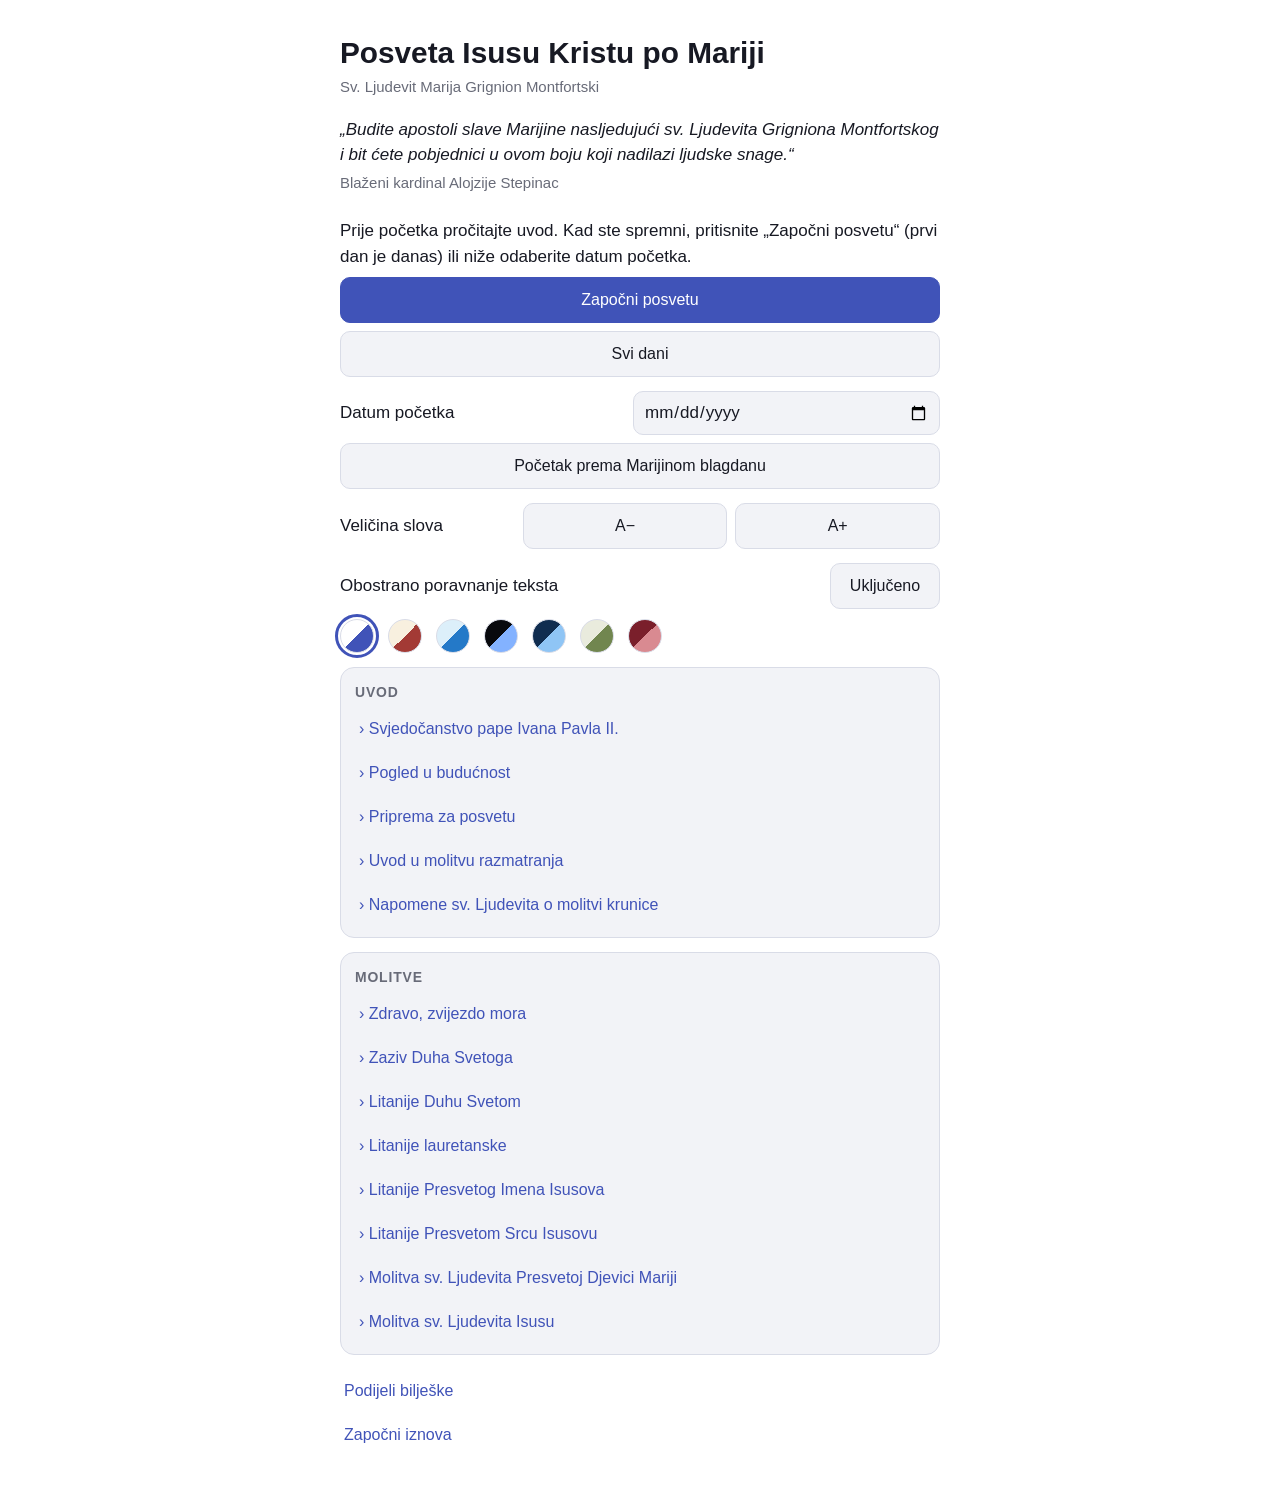
<file: index.html>
<!doctype html>
<html lang="hr">
<head>
<meta charset="utf-8">
<meta name="viewport" content="width=device-width, initial-scale=1, viewport-fit=cover">
<title>Posveta Isusu Kristu po Mariji</title>
<meta name="robots" content="noindex, nofollow">
<meta name="apple-mobile-web-app-capable" content="yes">
<meta name="mobile-web-app-capable" content="yes">
<meta name="apple-mobile-web-app-title" content="Posveta">
<meta name="apple-mobile-web-app-status-bar-style" content="default">
<meta name="theme-color" content="#16396B">
<link rel="manifest" href="manifest.webmanifest">
<link rel="apple-touch-icon" href="icons/icon-180.png">
<link rel="icon" href="icons/icon-192.png">
<link rel="stylesheet" href="style.css">
</head>
<body>
<main id="app" aria-live="polite"></main>
<script src="app.js"></script>
</body>
</html>
</file>
<file: style.css>
:root{--bg:#fff;--surface:#f2f3f7;--text:#171923;--sec:#686b78;--primary:#4053b8;--onprimary:#fff;--accent:#4053b8;--border:#d9dce7;--scale:1}
*{box-sizing:border-box}
html{-webkit-text-size-adjust:100%}
body{margin:0;background:var(--bg);color:var(--text);font:calc(17px*var(--scale))/1.5 -apple-system,BlinkMacSystemFont,"Segoe UI",Roboto,Helvetica,Arial,sans-serif;
  padding:env(safe-area-inset-top) env(safe-area-inset-right) env(safe-area-inset-bottom) env(safe-area-inset-left)}
#app{max-width:640px;margin:0 auto;padding:20px 20px 48px}
h1{font-size:1.75em;line-height:1.15;margin:16px 0 6px}
h2.day{font-size:1.6em;line-height:1.2;margin:4px 0 12px}
.sec{color:var(--sec);font-size:.82em;font-weight:700;letter-spacing:.06em;margin:0 0 4px}
.muted{color:var(--sec);font-size:.88em}
.quote{font-style:italic;margin:18px 0 4px}
button,.btn{font:inherit;font-size:calc(16px*var(--scale));min-height:46px;border-radius:10px;border:1px solid var(--border);background:var(--surface);color:var(--text);padding:8px 14px;cursor:pointer;text-align:center;text-decoration:none;display:inline-flex;align-items:center;justify-content:center;-webkit-tap-highlight-color:transparent}
button.primary{background:var(--primary);border-color:var(--primary);color:var(--onprimary)}
button.block,.btn.block{display:flex;width:100%;margin-top:8px}
button:disabled{opacity:.45;cursor:default}
.row{display:flex;gap:8px;margin-top:8px}
.row>*{flex:1}
.link{background:none;border:0;color:var(--primary);min-height:44px;justify-content:flex-start;padding:0 4px;width:100%;text-align:left;font-weight:500}
.box{background:var(--surface);border:1px solid var(--border);border-radius:14px;padding:10px 14px;margin:14px 0}
.box .sec{margin-top:4px}
.progress{height:8px;border-radius:4px;background:var(--border);overflow:hidden;margin-top:12px}
.progress>div{height:100%;background:var(--primary)}
.body p{margin:0 0 1em}
.body h3{font-size:1.12em;margin:1.3em 0 .5em}
.body p.cur,.body h3.cur{background:color-mix(in srgb,var(--primary) 14%,transparent);border-radius:6px}
.tts{display:flex;gap:6px;align-items:center;flex-wrap:nowrap;margin:12px 0 2px}
.tts button{min-width:0;flex:1;padding:6px 0;min-height:44px}
.tts button.main{flex:1.3}
.tts svg{width:22px;height:22px;fill:currentColor}
.tts button.small{font-size:.9em}
.ttsStatus{text-align:center;color:var(--sec);font-size:.82em;min-height:1.3em;margin-top:4px}
textarea{width:100%;min-height:96px;font:inherit;color:var(--text);background:var(--surface);border:1px solid var(--border);border-radius:12px;padding:12px;resize:vertical}
.swatches{display:flex;gap:14px;flex-wrap:wrap;margin:10px 0}
.sw{width:34px;height:34px;min-height:0;padding:0;border-radius:50%;border:1px solid var(--border)}
.sw.sel{outline:3px solid var(--accent);outline-offset:2px}
.top{display:flex;justify-content:space-between;align-items:center;margin-bottom:8px}
.top button{min-height:40px}
.daylist button.link{display:flex;gap:8px;padding:6px 4px}
dialog{border:1px solid var(--border);border-radius:14px;background:var(--bg);color:var(--text);max-width:92vw;padding:16px}
dialog::backdrop{background:rgba(0,0,0,.5)}
dialog button{margin-top:8px;width:100%}
.hint{background:var(--surface);border:1px solid var(--border);border-radius:12px;padding:10px 14px;margin:14px 0;font-size:.9em}
input[type=date]{font:inherit;min-height:44px;padding:6px 10px;border-radius:10px;border:1px solid var(--border);background:var(--surface);color:var(--text)}
.body p{white-space:pre-line}

.pbar{height:4px;border-radius:2px;background:var(--border);overflow:hidden;margin:10px 2px 0}
.pbar>div{height:100%;width:0;background:var(--primary);transition:width .3s linear}
body.justify .body p{text-align:justify;text-justify:inter-word;hyphens:auto;-webkit-hyphens:auto}
</file>
